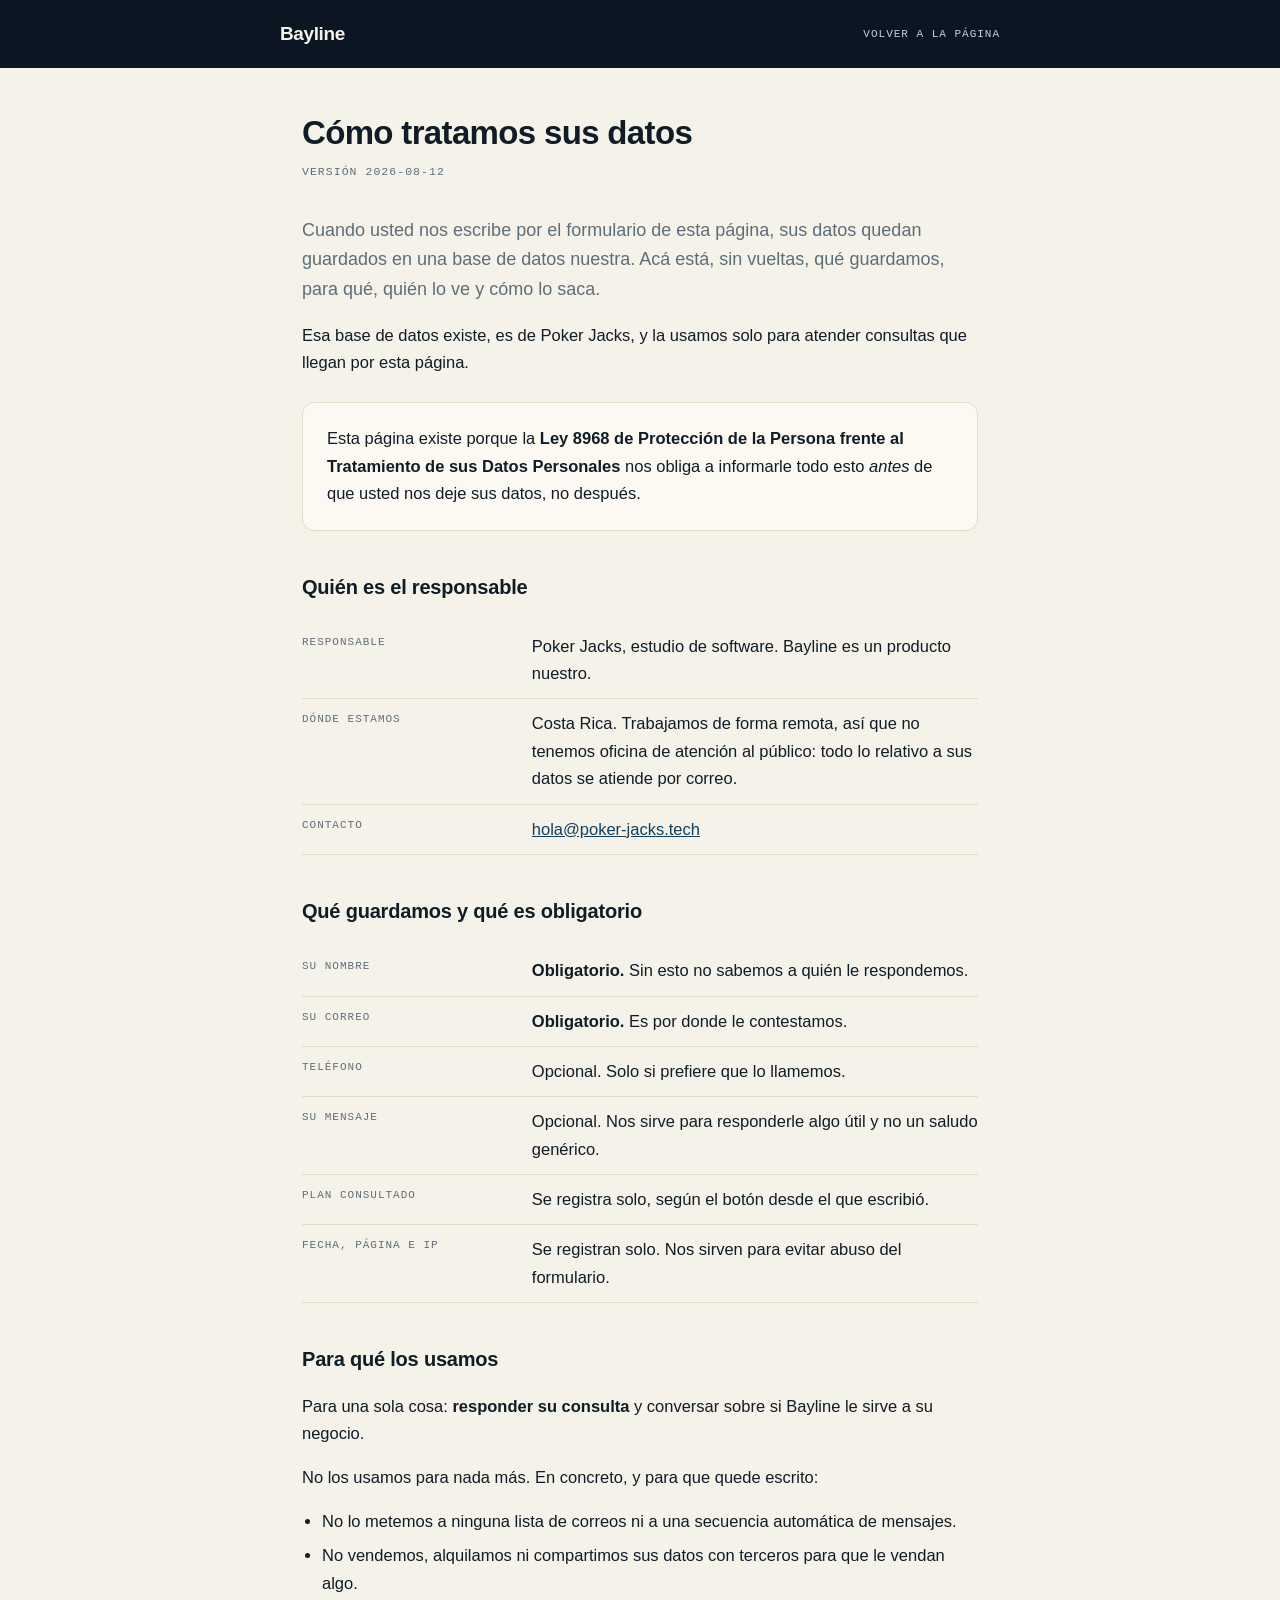
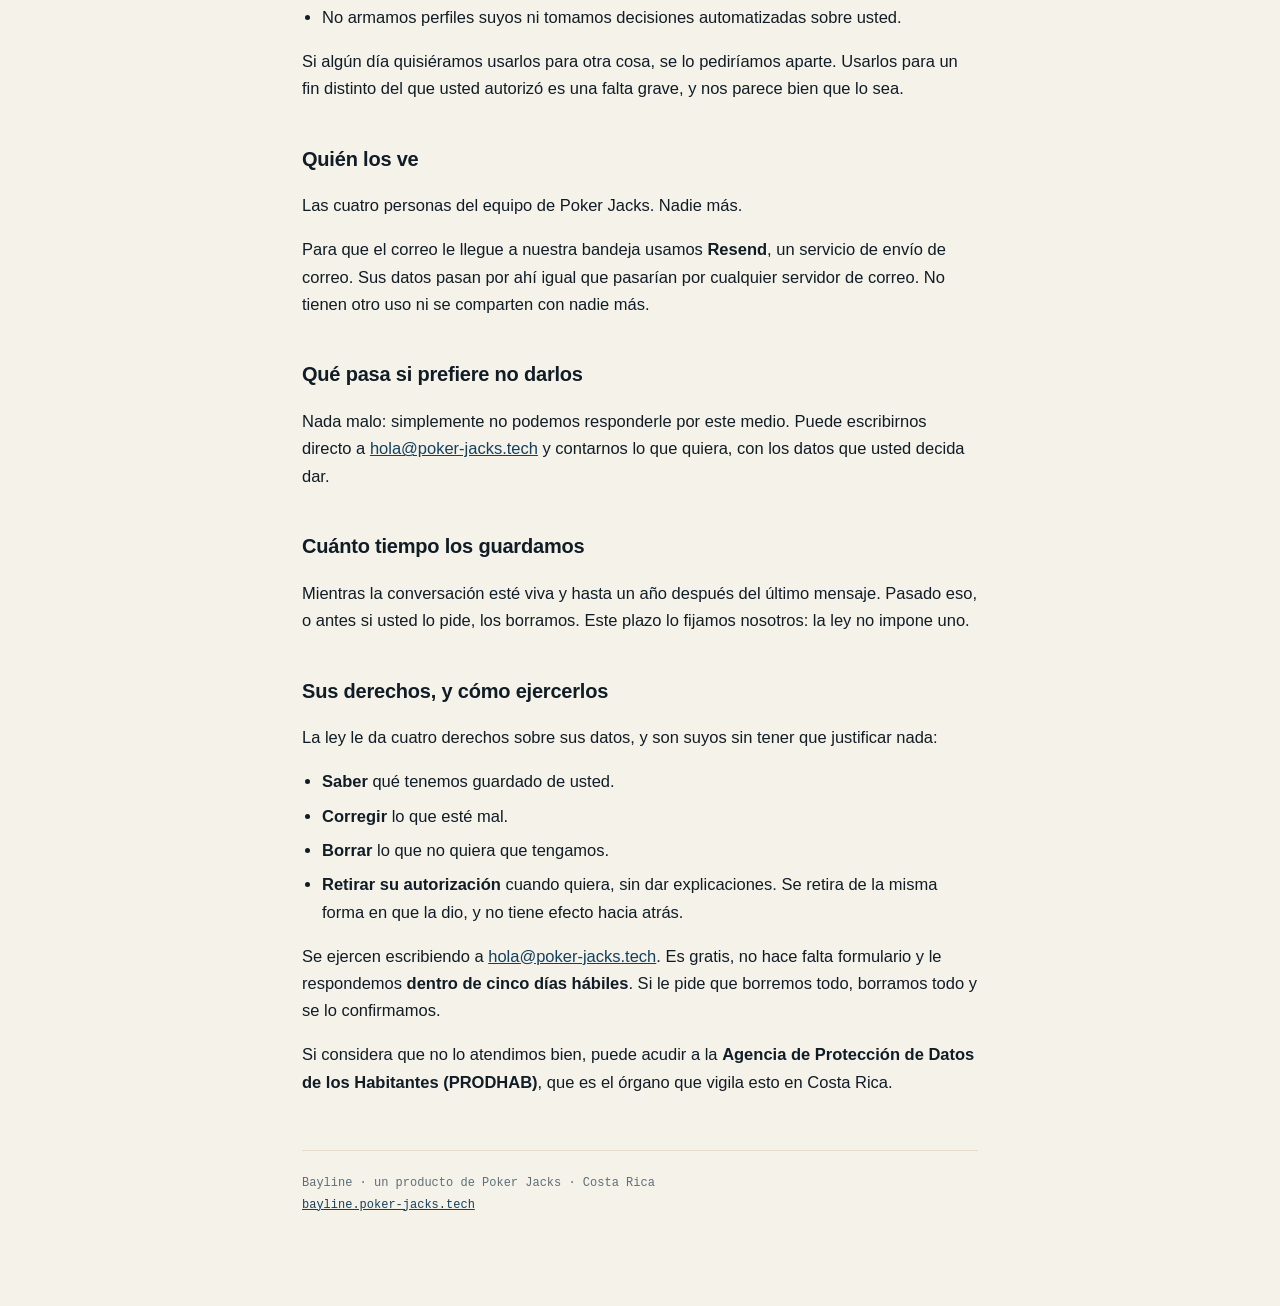
<file: privacidad.html>
<!doctype html>
<html lang="es">
<head>
<meta charset="utf-8">
<meta name="viewport" content="width=device-width,initial-scale=1">
<meta name="robots" content="noindex">
<title>Cómo tratamos sus datos · Bayline</title><link rel="icon" href="/favicon.svg" type="image/svg+xml"><link rel="icon" href="/favicon.ico" sizes="32x32"><link rel="apple-touch-icon" href="/icono-180.png">
<style>
  :root{
    --carta:#F5F2E9; --marea:#0C1622; --sonda:#12405E; --boya:#E8613C;
    --tinta:#101C26; --gris:#5E6E79; --superficie:#FBF9F2; --linea:#E2DCC9;
    --sans:-apple-system,'Helvetica Neue',Arial,sans-serif;
    --mono:ui-monospace,SFMono-Regular,Menlo,monospace;
  }
  @media (prefers-color-scheme: dark){
    :root{ --carta:#0C1622; --superficie:#12202E; --linea:#223546;
           --tinta:#F2F6F8; --gris:#93A6B2; --sonda:#7FB2D4; }
  }
  *{box-sizing:border-box}
  body{margin:0;background:var(--carta);color:var(--tinta);font-family:var(--sans);
       font-size:16.5px;line-height:1.66;-webkit-font-smoothing:antialiased}
  .wrap{max-width:720px;margin:0 auto;padding:0 22px 90px}
  header{background:var(--marea);padding:18px 22px;margin-bottom:46px}
  header .in{max-width:720px;margin:0 auto;display:flex;justify-content:space-between;
             align-items:center;gap:16px;flex-wrap:wrap}
  .marca{font-size:19px;font-weight:700;letter-spacing:-0.02em;color:#F5F2E9;
         text-decoration:none}
  .vuelta{font-family:var(--mono);font-size:11px;letter-spacing:.09em;text-transform:uppercase;
          color:#BDD3DE;text-decoration:none}
  h1{font-size:33px;line-height:1.18;letter-spacing:-0.02em;margin:0 0 10px}
  .fecha{font-family:var(--mono);font-size:11.5px;letter-spacing:.09em;text-transform:uppercase;
         color:var(--gris);margin:0 0 34px}
  h2{font-size:20px;letter-spacing:-0.01em;margin:40px 0 10px}
  p,li{color:var(--tinta)}
  .lead{font-size:18px;color:var(--gris);margin:0 0 8px}
  a{color:var(--sonda)}
  ul{padding-left:20px}
  li{margin:7px 0}
  .caja{background:var(--superficie);border:1px solid var(--linea);border-radius:12px;
        padding:22px 24px;margin:26px 0}
  .caja p:first-child{margin-top:0} .caja p:last-child{margin-bottom:0}
  table{width:100%;border-collapse:collapse;margin:18px 0}
  th,td{text-align:left;padding:11px 0;border-bottom:1px solid var(--linea);vertical-align:top}
  th{font-family:var(--mono);font-size:11px;letter-spacing:.09em;text-transform:uppercase;
     color:var(--gris);font-weight:500;width:34%}
  footer{border-top:1px solid var(--linea);margin-top:54px;padding-top:22px;
         font-family:var(--mono);font-size:12px;line-height:1.8;color:var(--gris)}
</style>
</head>
<body>

<header><div class="in">
  <a class="marca" href="/">Bayline</a>
  <a class="vuelta" href="/">Volver a la página</a>
</div></header>

<div class="wrap">

  <h1>Cómo tratamos sus datos</h1>
  <p class="fecha">Versión 2026-08-12</p>

  <p class="lead">Cuando usted nos escribe por el formulario de esta página, sus datos quedan
  guardados en una base de datos nuestra. Acá está, sin vueltas, qué guardamos, para qué, quién
  lo ve y cómo lo saca.</p>

  <p>Esa base de datos existe, es de Poker Jacks, y la usamos solo para atender consultas que
  llegan por esta página.</p>

  <div class="caja">
    <p>Esta página existe porque la <strong>Ley 8968 de Protección de la Persona frente al
    Tratamiento de sus Datos Personales</strong> nos obliga a informarle todo esto
    <em>antes</em> de que usted nos deje sus datos, no después.</p>
  </div>

  <h2>Quién es el responsable</h2>
  <table>
    <tr><th>Responsable</th><td>Poker Jacks, estudio de software. Bayline es un producto nuestro.</td></tr>
    <tr><th>Dónde estamos</th><td>Costa Rica. Trabajamos de forma remota, así que no tenemos oficina de atención al público: todo lo relativo a sus datos se atiende por correo.</td></tr>
    <tr><th>Contacto</th><td><!--email_off--><a href="mailto:hola@poker-jacks.tech">hola@poker-jacks.tech</a><!--/email_off--></td></tr>
  </table>

  <h2>Qué guardamos y qué es obligatorio</h2>
  <table>
    <tr><th>Su nombre</th><td><strong>Obligatorio.</strong> Sin esto no sabemos a quién le respondemos.</td></tr>
    <tr><th>Su correo</th><td><strong>Obligatorio.</strong> Es por donde le contestamos.</td></tr>
    <tr><th>Teléfono</th><td>Opcional. Solo si prefiere que lo llamemos.</td></tr>
    <tr><th>Su mensaje</th><td>Opcional. Nos sirve para responderle algo útil y no un saludo genérico.</td></tr>
    <tr><th>Plan consultado</th><td>Se registra solo, según el botón desde el que escribió.</td></tr>
    <tr><th>Fecha, página e IP</th><td>Se registran solo. Nos sirven para evitar abuso del formulario.</td></tr>
  </table>

  <h2>Para qué los usamos</h2>
  <p>Para una sola cosa: <strong>responder su consulta</strong> y conversar sobre si Bayline le
  sirve a su negocio.</p>
  <p>No los usamos para nada más. En concreto, y para que quede escrito:</p>
  <ul>
    <li>No lo metemos a ninguna lista de correos ni a una secuencia automática de mensajes.</li>
    <li>No vendemos, alquilamos ni compartimos sus datos con terceros para que le vendan algo.</li>
    <li>No armamos perfiles suyos ni tomamos decisiones automatizadas sobre usted.</li>
  </ul>
  <p>Si algún día quisiéramos usarlos para otra cosa, se lo pediríamos aparte. Usarlos para un
  fin distinto del que usted autorizó es una falta grave, y nos parece bien que lo sea.</p>

  <h2>Quién los ve</h2>
  <p>Las cuatro personas del equipo de Poker Jacks. Nadie más.</p>
  <p>Para que el correo le llegue a nuestra bandeja usamos <strong>Resend</strong>, un servicio
  de envío de correo. Sus datos pasan por ahí igual que pasarían por cualquier servidor de
  correo. No tienen otro uso ni se comparten con nadie más.</p>

  <h2>Qué pasa si prefiere no darlos</h2>
  <p>Nada malo: simplemente no podemos responderle por este medio. Puede escribirnos directo a
  <!--email_off--><a href="mailto:hola@poker-jacks.tech">hola@poker-jacks.tech</a><!--/email_off--> y contarnos lo que
  quiera, con los datos que usted decida dar.</p>

  <h2>Cuánto tiempo los guardamos</h2>
  <p>Mientras la conversación esté viva y hasta un año después del último mensaje. Pasado eso,
  o antes si usted lo pide, los borramos. Este plazo lo fijamos nosotros: la ley no impone uno.</p>

  <h2>Sus derechos, y cómo ejercerlos</h2>
  <p>La ley le da cuatro derechos sobre sus datos, y son suyos sin tener que justificar nada:</p>
  <ul>
    <li><strong>Saber</strong> qué tenemos guardado de usted.</li>
    <li><strong>Corregir</strong> lo que esté mal.</li>
    <li><strong>Borrar</strong> lo que no quiera que tengamos.</li>
    <li><strong>Retirar su autorización</strong> cuando quiera, sin dar explicaciones. Se retira
    de la misma forma en que la dio, y no tiene efecto hacia atrás.</li>
  </ul>
  <p>Se ejercen escribiendo a <!--email_off--><a href="mailto:hola@poker-jacks.tech">hola@poker-jacks.tech</a><!--/email_off-->.
  Es gratis, no hace falta formulario y le respondemos <strong>dentro de cinco días hábiles</strong>.
  Si le pide que borremos todo, borramos todo y se lo confirmamos.</p>

  <p>Si considera que no lo atendimos bien, puede acudir a la <strong>Agencia de Protección de
  Datos de los Habitantes (PRODHAB)</strong>, que es el órgano que vigila esto en Costa Rica.</p>

  <footer>
    Bayline &middot; un producto de Poker Jacks &middot; Costa Rica<br>
    <a href="/">bayline.poker-jacks.tech</a>
  </footer>

</div>
</body>
</html>
</file>
